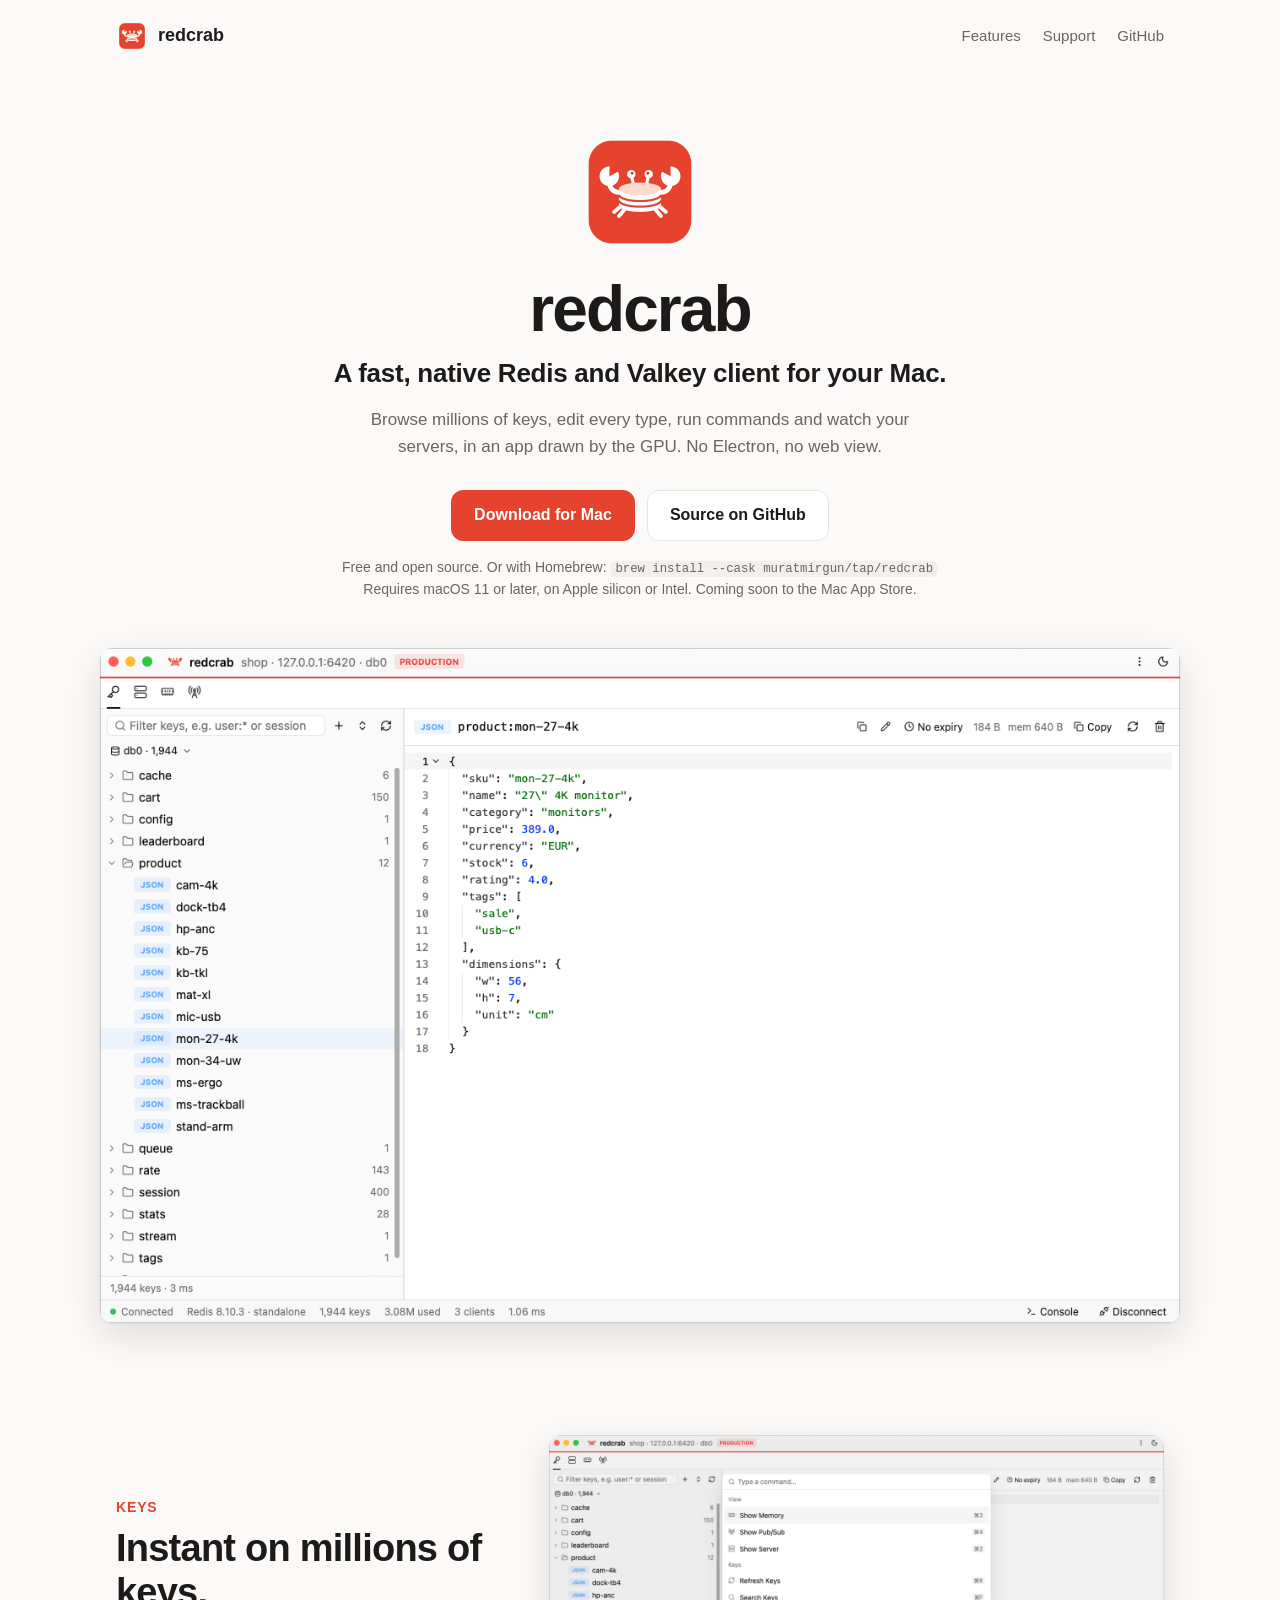
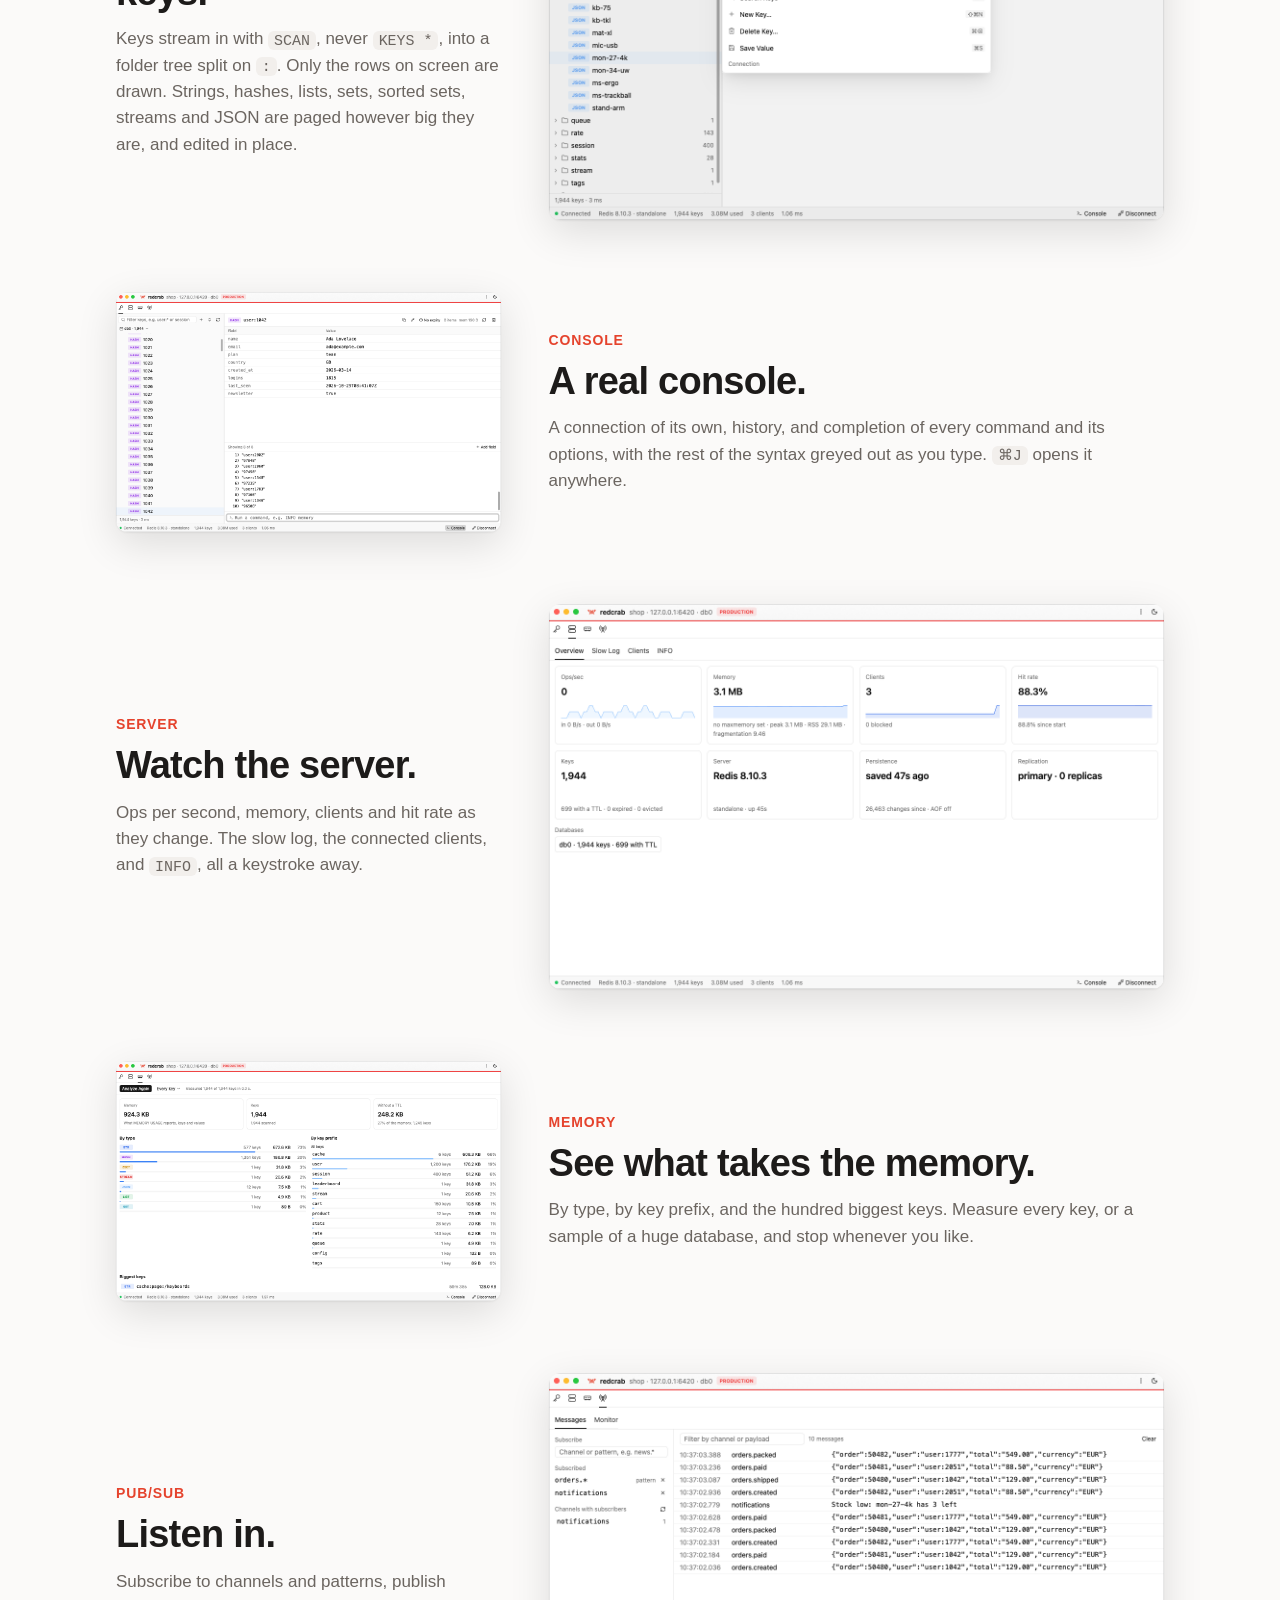
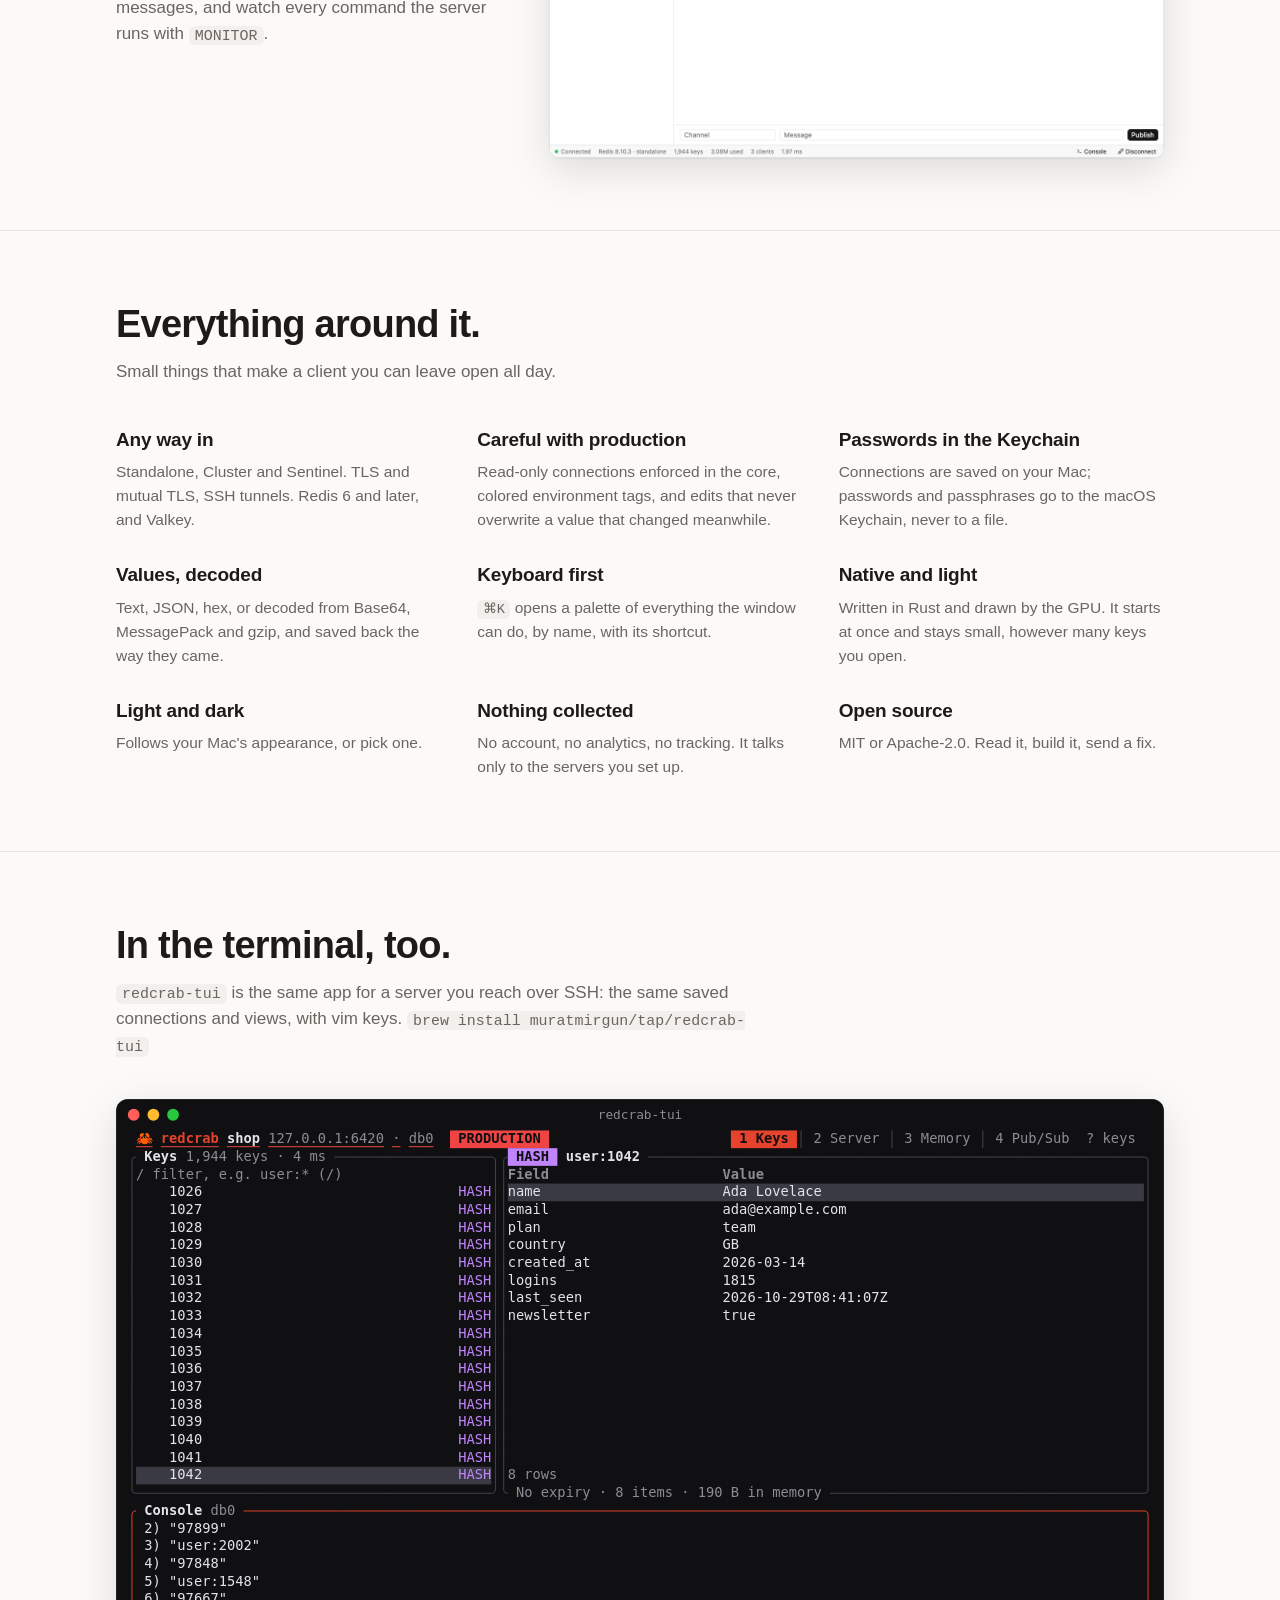
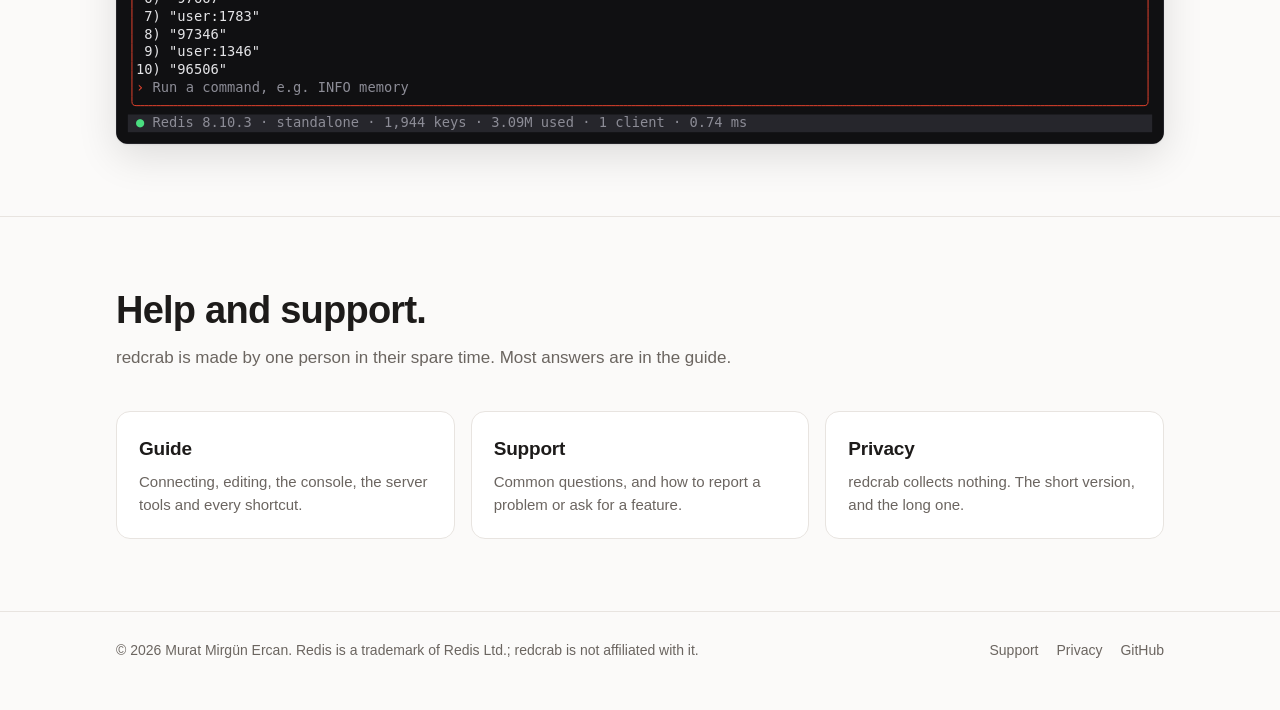
<file: index.html>
<!doctype html>
<html lang="en">
<head>
  <meta charset="utf-8">
  <meta name="viewport" content="width=device-width, initial-scale=1">
  <title>redcrab: a fast, native Redis and Valkey client</title>
  <meta name="description" content="redcrab is a fast, native Redis and Valkey client for the Mac, written in Rust. Browse millions of keys, edit every type, run commands, watch the server. Free and open source.">
  <meta property="og:title" content="redcrab">
  <meta property="og:description" content="A fast, native Redis and Valkey client for your Mac.">
  <meta property="og:image" content="https://redcrab.muratmirgun.me/images/keys-dark.png">
  <link rel="icon" href="/favicon.png">
  <link rel="apple-touch-icon" href="/images/icon.png">
  <link rel="stylesheet" href="/style.css">
</head>
<body>
  <header class="top wrap">
    <a class="brand" href="/"><img src="/images/icon.png" alt="">redcrab</a>
    <nav class="links">
      <a href="#features">Features</a>
      <a href="/support/">Support</a>
      <a href="https://github.com/muratmirgun/redcrab">GitHub</a>
    </nav>
  </header>

  <main>
    <div class="hero wrap">
      <img class="icon" src="/images/icon.png" alt="redcrab's icon: a crab whose shell is a stack of database disks">
      <h1>redcrab</h1>
      <p class="tagline">A fast, native Redis and Valkey client for your Mac.</p>
      <p class="lede">Browse millions of keys, edit every type, run commands and watch your servers, in an app drawn by the GPU. No Electron, no web view.</p>
      <div class="cta">
        <!-- When the App Store page is live, add it here as the primary button. -->
        <a class="button primary" href="https://github.com/muratmirgun/redcrab/releases/latest">Download for Mac</a>
        <a class="button" href="https://github.com/muratmirgun/redcrab">Source on GitHub</a>
      </div>
      <p class="fine">Free and open source. Or with Homebrew: <code>brew install --cask muratmirgun/tap/redcrab</code><br>
        Requires macOS 11 or later, on Apple silicon or Intel. Coming soon to the Mac App Store.</p>
      <picture>
        <source media="(prefers-color-scheme: dark)" srcset="/images/keys-dark.png">
        <img class="shot hero-shot" src="/images/keys-light.png" width="1280" height="800" alt="redcrab showing a JSON document, with the key tree on the left">
      </picture>
    </div>

    <section id="features">
      <div class="wrap">
        <div class="feature">
          <div>
            <div class="kicker">Keys</div>
            <h2>Instant on millions of keys.</h2>
            <p>Keys stream in with <code>SCAN</code>, never <code>KEYS *</code>, into a folder tree split on <code>:</code>. Only the rows on screen are drawn. Strings, hashes, lists, sets, sorted sets, streams and JSON are paged however big they are, and edited in place.</p>
          </div>
          <picture>
            <source media="(prefers-color-scheme: dark)" srcset="/images/palette-dark.png">
            <img class="shot" src="/images/palette-light.png" width="1280" height="800" loading="lazy" alt="The command palette over the key browser">
          </picture>
        </div>

        <div class="feature flip">
          <div>
            <div class="kicker">Console</div>
            <h2>A real console.</h2>
            <p>A connection of its own, history, and completion of every command and its options, with the rest of the syntax greyed out as you type. <kbd>⌘J</kbd> opens it anywhere.</p>
          </div>
          <picture>
            <source media="(prefers-color-scheme: dark)" srcset="/images/console-dark.png">
            <img class="shot" src="/images/console-light.png" width="1280" height="800" loading="lazy" alt="The console with command completion">
          </picture>
        </div>

        <div class="feature">
          <div>
            <div class="kicker">Server</div>
            <h2>Watch the server.</h2>
            <p>Ops per second, memory, clients and hit rate as they change. The slow log, the connected clients, and <code>INFO</code>, all a keystroke away.</p>
          </div>
          <picture>
            <source media="(prefers-color-scheme: dark)" srcset="/images/server-dark.png">
            <img class="shot" src="/images/server-light.png" width="1280" height="800" loading="lazy" alt="The server overview with live charts">
          </picture>
        </div>

        <div class="feature flip">
          <div>
            <div class="kicker">Memory</div>
            <h2>See what takes the memory.</h2>
            <p>By type, by key prefix, and the hundred biggest keys. Measure every key, or a sample of a huge database, and stop whenever you like.</p>
          </div>
          <picture>
            <source media="(prefers-color-scheme: dark)" srcset="/images/memory-dark.png">
            <img class="shot" src="/images/memory-light.png" width="1280" height="800" loading="lazy" alt="The memory analysis by type and by key prefix">
          </picture>
        </div>

        <div class="feature">
          <div>
            <div class="kicker">Pub/Sub</div>
            <h2>Listen in.</h2>
            <p>Subscribe to channels and patterns, publish messages, and watch every command the server runs with <code>MONITOR</code>.</p>
          </div>
          <picture>
            <source media="(prefers-color-scheme: dark)" srcset="/images/pubsub-dark.png">
            <img class="shot" src="/images/pubsub-light.png" width="1280" height="800" loading="lazy" alt="Pub/Sub messages arriving on a pattern and a channel">
          </picture>
        </div>
      </div>
    </section>

    <section>
      <div class="wrap">
        <h2>Everything around it.</h2>
        <p class="section-lede">Small things that make a client you can leave open all day.</p>
        <div class="grid">
          <div><h3>Any way in</h3><p>Standalone, Cluster and Sentinel. TLS and mutual TLS, SSH tunnels. Redis 6 and later, and Valkey.</p></div>
          <div><h3>Careful with production</h3><p>Read-only connections enforced in the core, colored environment tags, and edits that never overwrite a value that changed meanwhile.</p></div>
          <div><h3>Passwords in the Keychain</h3><p>Connections are saved on your Mac; passwords and passphrases go to the macOS Keychain, never to a file.</p></div>
          <div><h3>Values, decoded</h3><p>Text, JSON, hex, or decoded from Base64, MessagePack and gzip, and saved back the way they came.</p></div>
          <div><h3>Keyboard first</h3><p><kbd>⌘K</kbd> opens a palette of everything the window can do, by name, with its shortcut.</p></div>
          <div><h3>Native and light</h3><p>Written in Rust and drawn by the GPU. It starts at once and stays small, however many keys you open.</p></div>
          <div><h3>Light and dark</h3><p>Follows your Mac's appearance, or pick one.</p></div>
          <div><h3>Nothing collected</h3><p>No account, no analytics, no tracking. It talks only to the servers you set up.</p></div>
          <div><h3>Open source</h3><p>MIT or Apache-2.0. Read it, build it, send a fix.</p></div>
        </div>
      </div>
    </section>

    <section>
      <div class="wrap">
        <h2>In the terminal, too.</h2>
        <p class="section-lede"><code>redcrab-tui</code> is the same app for a server you reach over SSH: the same saved connections and views, with vim keys. <code>brew install muratmirgun/tap/redcrab-tui</code></p>
        <img class="shot" src="/images/tui-keys.svg" width="1280" loading="lazy" alt="redcrab-tui showing a hash, the key tree and the console in a terminal">
      </div>
    </section>

    <section id="support">
      <div class="wrap">
        <h2>Help and support.</h2>
        <p class="section-lede">redcrab is made by one person in their spare time. Most answers are in the guide.</p>
        <div class="cards">
          <a class="card" href="https://github.com/muratmirgun/redcrab/blob/main/docs/guide.md"><h3>Guide</h3><p>Connecting, editing, the console, the server tools and every shortcut.</p></a>
          <a class="card" href="/support/"><h3>Support</h3><p>Common questions, and how to report a problem or ask for a feature.</p></a>
          <a class="card" href="/privacy/"><h3>Privacy</h3><p>redcrab collects nothing. The short version, and the long one.</p></a>
        </div>
      </div>
    </section>
  </main>

  <footer>
    <div class="wrap">
      <span>© 2026 Murat Mirgün Ercan. Redis is a trademark of Redis Ltd.; redcrab is not affiliated with it.</span>
      <nav><a href="/support/">Support</a><a href="/privacy/">Privacy</a><a href="https://github.com/muratmirgun/redcrab">GitHub</a></nav>
    </div>
  </footer>
</body>
</html>
</file>
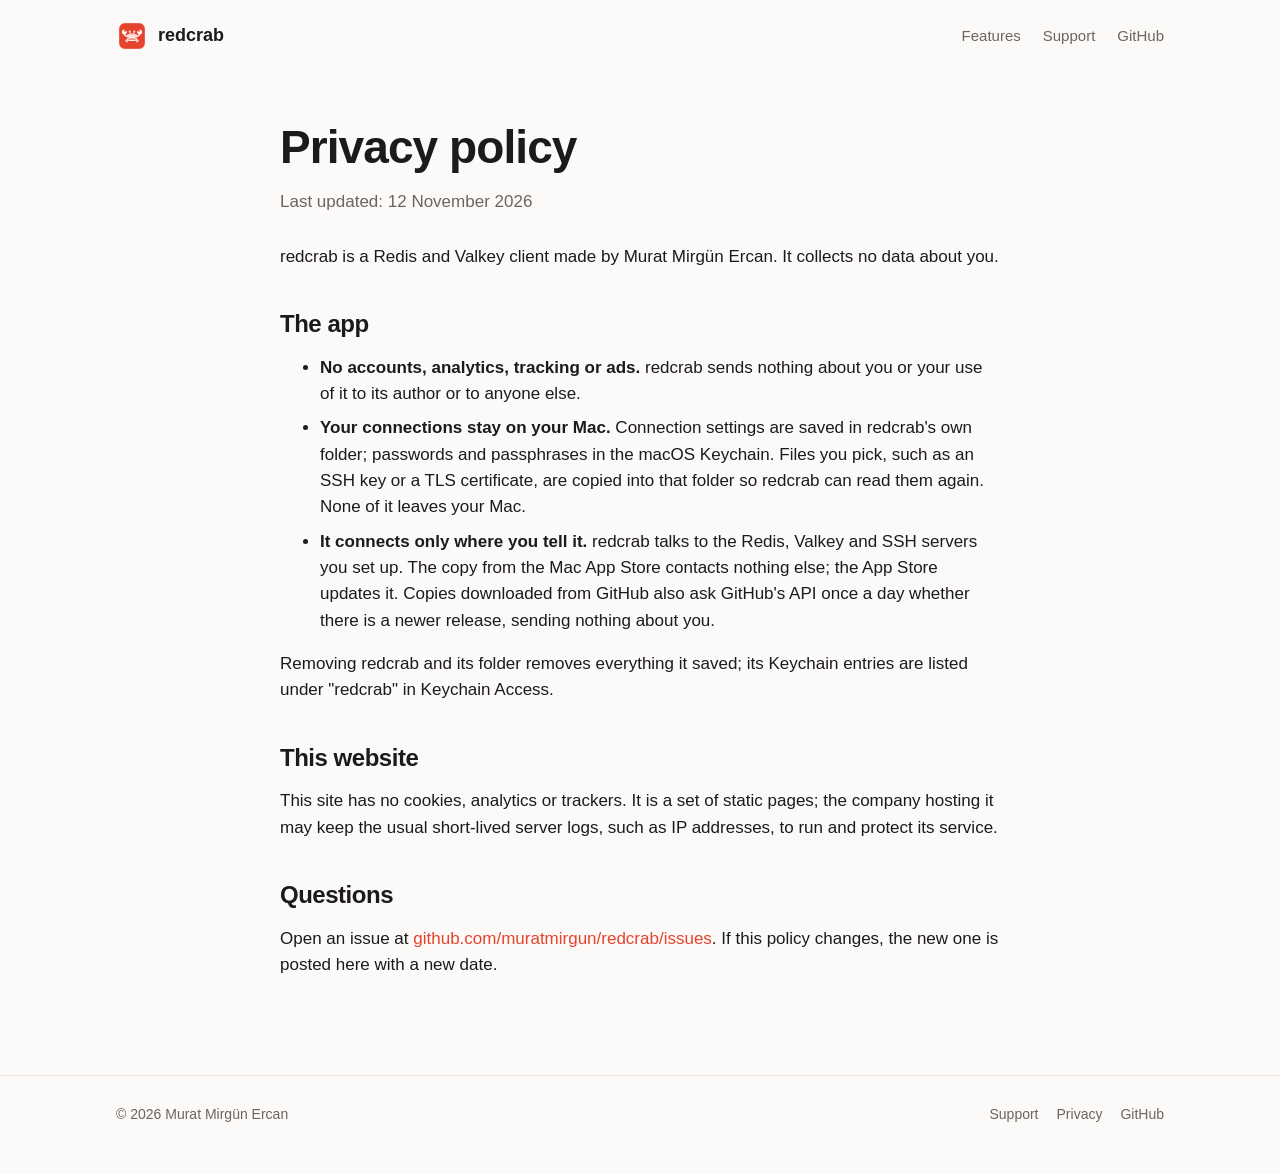
<file: privacy/index.html>
<!doctype html>
<html lang="en">
<head>
  <meta charset="utf-8">
  <meta name="viewport" content="width=device-width, initial-scale=1">
  <title>Privacy policy · redcrab</title>
  <meta name="description" content="redcrab collects no data about you.">
  <link rel="icon" href="/favicon.png">
  <link rel="stylesheet" href="/style.css">
</head>
<body>
  <header class="top wrap">
    <a class="brand" href="/"><img src="/images/icon.png" alt="">redcrab</a>
    <nav class="links">
      <a href="/#features">Features</a>
      <a href="/support/">Support</a>
      <a href="https://github.com/muratmirgun/redcrab">GitHub</a>
    </nav>
  </header>

  <main class="page wrap narrow">
    <h1>Privacy policy</h1>
    <p class="updated">Last updated: 12 November 2026</p>

    <p>redcrab is a Redis and Valkey client made by Murat Mirgün Ercan. It collects no data about you.</p>

    <h2>The app</h2>
    <ul>
      <li><strong>No accounts, analytics, tracking or ads.</strong> redcrab sends nothing about you or your use of it to its author or to anyone else.</li>
      <li><strong>Your connections stay on your Mac.</strong> Connection settings are saved in redcrab's own folder; passwords and passphrases in the macOS Keychain. Files you pick, such as an SSH key or a TLS certificate, are copied into that folder so redcrab can read them again. None of it leaves your Mac.</li>
      <li><strong>It connects only where you tell it.</strong> redcrab talks to the Redis, Valkey and SSH servers you set up. The copy from the Mac App Store contacts nothing else; the App Store updates it. Copies downloaded from GitHub also ask GitHub's API once a day whether there is a newer release, sending nothing about you.</li>
    </ul>
    <p>Removing redcrab and its folder removes everything it saved; its Keychain entries are listed under "redcrab" in Keychain Access.</p>

    <h2>This website</h2>
    <p>This site has no cookies, analytics or trackers. It is a set of static pages; the company hosting it may keep the usual short-lived server logs, such as IP addresses, to run and protect its service.</p>

    <h2>Questions</h2>
    <p>Open an issue at <a href="https://github.com/muratmirgun/redcrab/issues">github.com/muratmirgun/redcrab/issues</a>. If this policy changes, the new one is posted here with a new date.</p>
  </main>

  <footer>
    <div class="wrap">
      <span>© 2026 Murat Mirgün Ercan</span>
      <nav><a href="/support/">Support</a><a href="/privacy/">Privacy</a><a href="https://github.com/muratmirgun/redcrab">GitHub</a></nav>
    </div>
  </footer>
</body>
</html>
</file>
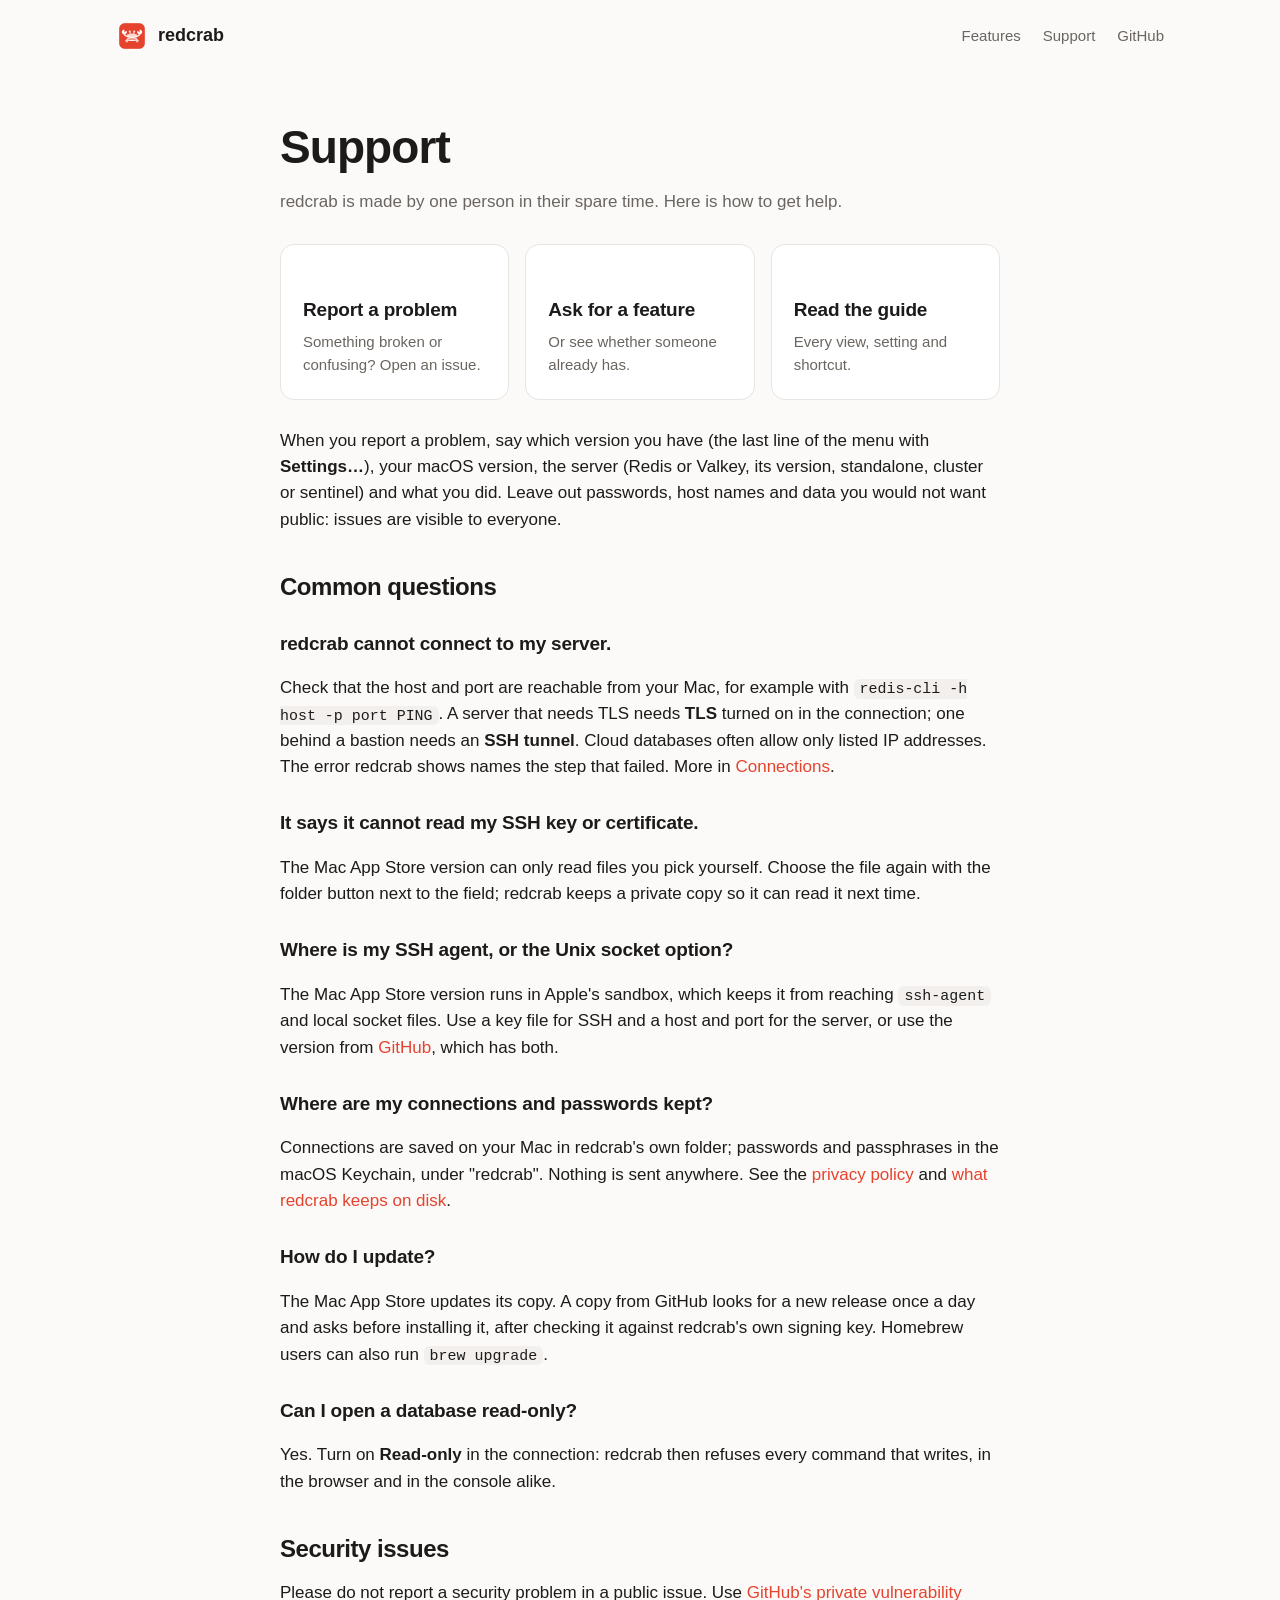
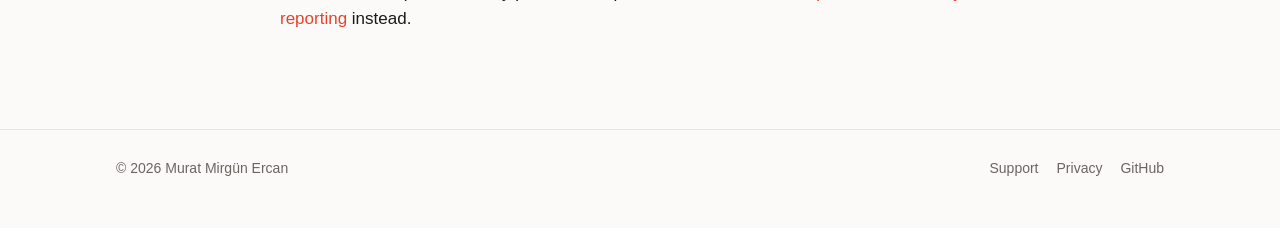
<file: support/index.html>
<!doctype html>
<html lang="en">
<head>
  <meta charset="utf-8">
  <meta name="viewport" content="width=device-width, initial-scale=1">
  <title>Support · redcrab</title>
  <meta name="description" content="Help with redcrab, the Redis and Valkey client for the Mac: common questions and how to get in touch.">
  <link rel="icon" href="/favicon.png">
  <link rel="stylesheet" href="/style.css">
</head>
<body>
  <header class="top wrap">
    <a class="brand" href="/"><img src="/images/icon.png" alt="">redcrab</a>
    <nav class="links">
      <a href="/#features">Features</a>
      <a href="/support/">Support</a>
      <a href="https://github.com/muratmirgun/redcrab">GitHub</a>
    </nav>
  </header>

  <main class="page wrap narrow">
    <h1>Support</h1>
    <p class="updated">redcrab is made by one person in their spare time. Here is how to get help.</p>

    <div class="cards">
      <a class="card" href="https://github.com/muratmirgun/redcrab/issues/new"><h3>Report a problem</h3><p>Something broken or confusing? Open an issue.</p></a>
      <a class="card" href="https://github.com/muratmirgun/redcrab/issues"><h3>Ask for a feature</h3><p>Or see whether someone already has.</p></a>
      <a class="card" href="https://github.com/muratmirgun/redcrab/blob/main/docs/guide.md"><h3>Read the guide</h3><p>Every view, setting and shortcut.</p></a>
    </div>

    <p>When you report a problem, say which version you have (the last line of the menu with <strong>Settings…</strong>), your macOS version, the server (Redis or Valkey, its version, standalone, cluster or sentinel) and what you did. Leave out passwords, host names and data you would not want public: issues are visible to everyone.</p>

    <h2>Common questions</h2>

    <h3>redcrab cannot connect to my server.</h3>
    <p>Check that the host and port are reachable from your Mac, for example with <code>redis-cli -h host -p port PING</code>. A server that needs TLS needs <strong>TLS</strong> turned on in the connection; one behind a bastion needs an <strong>SSH tunnel</strong>. Cloud databases often allow only listed IP addresses. The error redcrab shows names the step that failed. More in <a href="https://github.com/muratmirgun/redcrab/blob/main/docs/connections.md">Connections</a>.</p>

    <h3>It says it cannot read my SSH key or certificate.</h3>
    <p>The Mac App Store version can only read files you pick yourself. Choose the file again with the folder button next to the field; redcrab keeps a private copy so it can read it next time.</p>

    <h3>Where is my SSH agent, or the Unix socket option?</h3>
    <p>The Mac App Store version runs in Apple's sandbox, which keeps it from reaching <code>ssh-agent</code> and local socket files. Use a key file for SSH and a host and port for the server, or use the version from <a href="https://github.com/muratmirgun/redcrab/releases/latest">GitHub</a>, which has both.</p>

    <h3>Where are my connections and passwords kept?</h3>
    <p>Connections are saved on your Mac in redcrab's own folder; passwords and passphrases in the macOS Keychain, under "redcrab". Nothing is sent anywhere. See the <a href="/privacy/">privacy policy</a> and <a href="https://github.com/muratmirgun/redcrab/blob/main/docs/security.md">what redcrab keeps on disk</a>.</p>

    <h3>How do I update?</h3>
    <p>The Mac App Store updates its copy. A copy from GitHub looks for a new release once a day and asks before installing it, after checking it against redcrab's own signing key. Homebrew users can also run <code>brew upgrade</code>.</p>

    <h3>Can I open a database read-only?</h3>
    <p>Yes. Turn on <strong>Read-only</strong> in the connection: redcrab then refuses every command that writes, in the browser and in the console alike.</p>

    <h2>Security issues</h2>
    <p>Please do not report a security problem in a public issue. Use <a href="https://github.com/muratmirgun/redcrab/security/advisories/new">GitHub's private vulnerability reporting</a> instead.</p>
  </main>

  <footer>
    <div class="wrap">
      <span>© 2026 Murat Mirgün Ercan</span>
      <nav><a href="/support/">Support</a><a href="/privacy/">Privacy</a><a href="https://github.com/muratmirgun/redcrab">GitHub</a></nav>
    </div>
  </footer>
</body>
</html>
</file>
<file: style.css>
:root {
  --bg: #fbfaf9;
  --surface: #ffffff;
  --text: #1d1b1a;
  --muted: #6b6560;
  --line: #e8e4e0;
  --accent: #e5432d;
  --accent-text: #ffffff;
  --code: #f2efec;
  --shadow: 0 1px 2px rgb(0 0 0 / 0.06), 0 12px 40px rgb(0 0 0 / 0.12);
  color-scheme: light dark;
}

@media (prefers-color-scheme: dark) {
  :root {
    --bg: #131110;
    --surface: #1c1a19;
    --text: #f2efec;
    --muted: #a39d97;
    --line: #2d2a28;
    --accent: #f0533c;
    --code: #24211f;
    --shadow: 0 1px 2px rgb(0 0 0 / 0.4), 0 12px 40px rgb(0 0 0 / 0.5);
  }
}

* { box-sizing: border-box; }

body {
  margin: 0;
  background: var(--bg);
  color: var(--text);
  font: 17px/1.55 -apple-system, BlinkMacSystemFont, "Segoe UI", Inter, Roboto, sans-serif;
  -webkit-font-smoothing: antialiased;
}

a { color: var(--accent); text-decoration: none; }
a:hover { text-decoration: underline; }

code, kbd {
  font: 0.88em ui-monospace, SFMono-Regular, Menlo, monospace;
  background: var(--code);
  border-radius: 6px;
  padding: 0.12em 0.4em;
}

img { max-width: 100%; height: auto; display: block; }

.wrap { max-width: 1080px; margin: 0 auto; padding: 0 16px; }
.narrow { max-width: 720px; }

/* Header */
header.top {
  display: flex; align-items: center; justify-content: space-between;
  padding-top: 20px; padding-bottom: 20px;
}
.brand { display: flex; align-items: center; gap: 10px; color: var(--text); font-weight: 650; font-size: 18px; }
.brand:hover { text-decoration: none; }
.brand img { width: 32px; height: 32px; }
nav.links { display: flex; gap: 22px; font-size: 15px; }
nav.links a { color: var(--muted); }
nav.links a:hover { color: var(--text); text-decoration: none; }

/* Hero */
.hero { text-align: center; padding: 56px 0 40px; }
.hero .icon { width: 128px; height: 128px; margin: 0 auto 20px; }
.hero h1 { font-size: clamp(44px, 8vw, 64px); line-height: 1.05; letter-spacing: -0.03em; margin: 0; }
.hero .tagline { font-size: clamp(20px, 3vw, 26px); font-weight: 550; letter-spacing: -0.01em; margin: 10px 0 0; }
.hero .lede { color: var(--muted); max-width: 560px; margin: 14px auto 0; }

.cta { display: flex; flex-wrap: wrap; gap: 12px; justify-content: center; margin-top: 30px; }
.button {
  display: inline-flex; align-items: center; gap: 8px;
  padding: 12px 22px; border-radius: 12px; font-weight: 600; font-size: 16px;
  border: 1px solid var(--line); background: var(--surface); color: var(--text);
}
.button:hover { text-decoration: none; border-color: var(--muted); }
.button.primary { background: var(--accent); border-color: var(--accent); color: var(--accent-text); }
.button.primary:hover { filter: brightness(1.08); }
.fine { color: var(--muted); font-size: 14px; margin-top: 16px; }

.shot { border-radius: 12px; box-shadow: var(--shadow); }
.hero-shot { margin-top: 48px; }

/* Sections */
section { padding: 72px 0; }
section + section { border-top: 1px solid var(--line); }
h2 { font-size: clamp(28px, 4vw, 38px); letter-spacing: -0.02em; line-height: 1.15; margin: 0 0 12px; }
h3 { font-size: 19px; margin: 0 0 6px; letter-spacing: -0.01em; }
.section-lede { color: var(--muted); max-width: 640px; margin: 0 0 40px; }

.feature {
  display: grid; grid-template-columns: 1fr 1.6fr; gap: 48px; align-items: center;
}
.feature + .feature { margin-top: 72px; }
.feature.flip > :first-child { order: 2; }
.feature p { color: var(--muted); margin: 0; }
.feature .kicker { color: var(--accent); font-weight: 650; font-size: 14px; text-transform: uppercase; letter-spacing: 0.06em; margin-bottom: 8px; }

.grid {
  display: grid; grid-template-columns: repeat(3, 1fr); gap: 28px 36px;
}
.grid p { color: var(--muted); margin: 0; font-size: 15.5px; }

.cards { display: grid; grid-template-columns: repeat(3, 1fr); gap: 16px; }
.card {
  display: block; padding: 22px; border-radius: 14px;
  background: var(--surface); border: 1px solid var(--line); color: var(--text);
}
a.card:hover { text-decoration: none; border-color: var(--muted); }
.card p { color: var(--muted); margin: 0; font-size: 15px; }

/* Text pages */
.page { padding: 40px 0 80px; }
.page h1 { font-size: clamp(34px, 6vw, 46px); letter-spacing: -0.02em; margin: 0 0 6px; }
.page h2 { font-size: 24px; margin: 40px 0 10px; }
.page .updated { color: var(--muted); margin: 0 0 28px; }
.page li { margin: 8px 0; }
.page h3 { margin-top: 28px; }
.page .cards { margin-bottom: 28px; }

/* Footer */
footer {
  border-top: 1px solid var(--line); color: var(--muted); font-size: 14px;
  padding: 28px 0 48px;
}
footer .wrap { display: flex; flex-wrap: wrap; justify-content: space-between; gap: 12px; }
footer nav { display: flex; gap: 18px; }
footer a { color: var(--muted); }

@media (max-width: 760px) {
  nav.links { gap: 14px; }
  .feature, .grid, .cards { grid-template-columns: 1fr; gap: 24px; }
  .feature.flip > :first-child { order: 0; }
  section { padding: 56px 0; }
}
</file>
